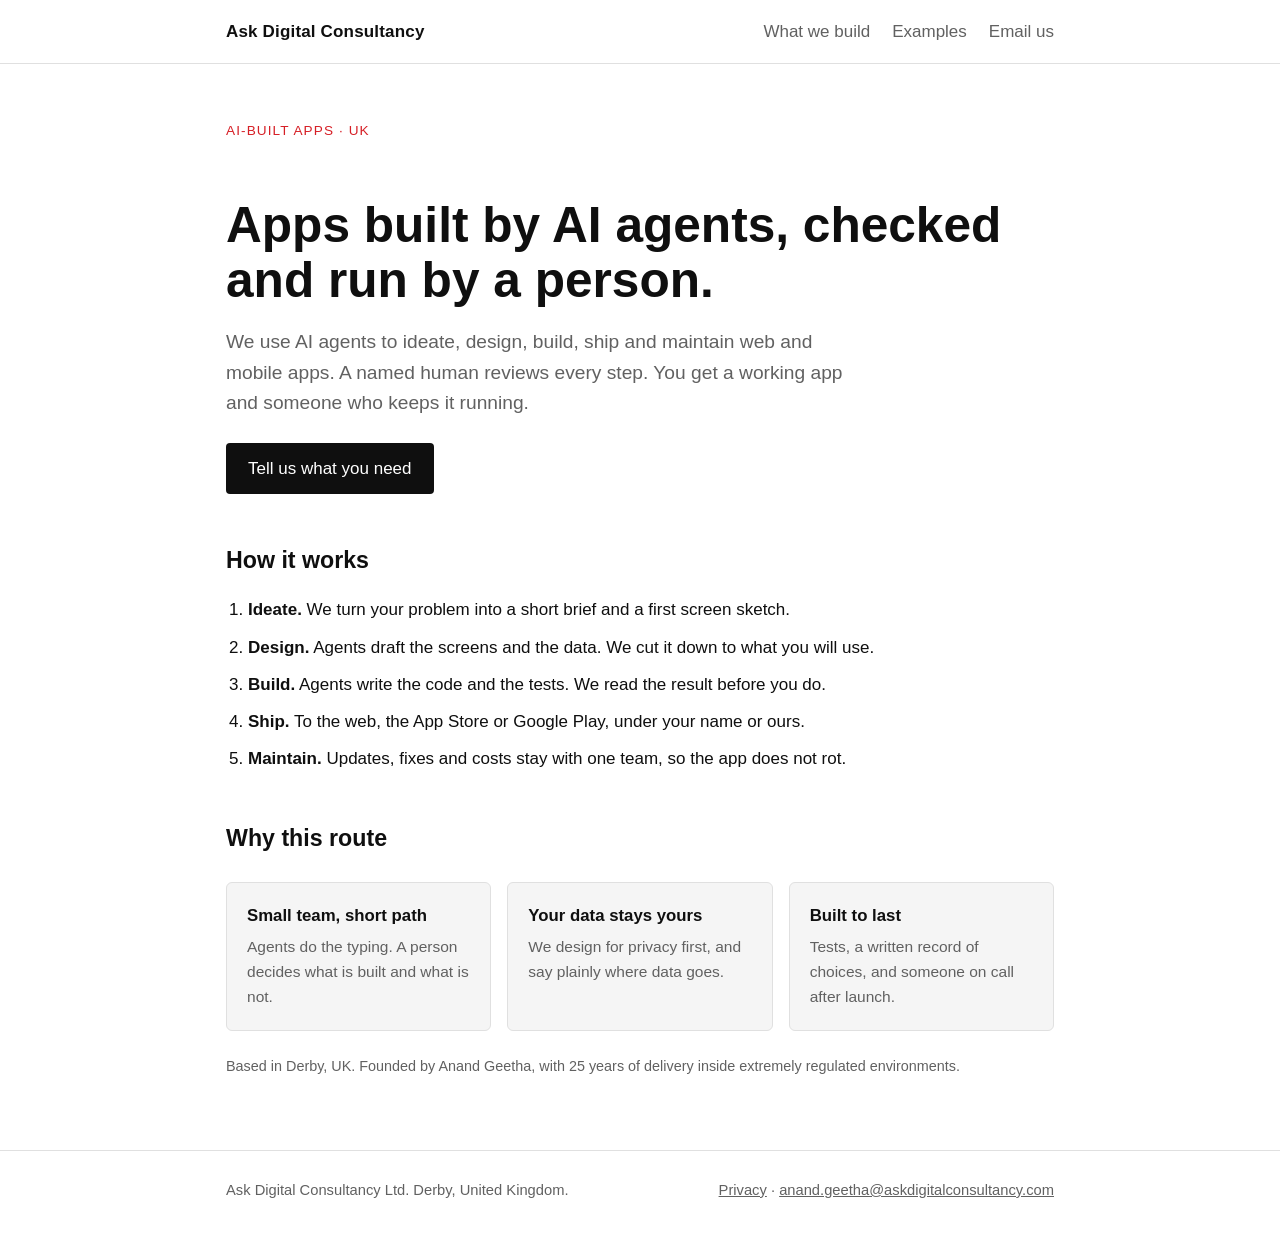
<file: index.html>
<!doctype html>
<html lang="en-GB">
<head>
<meta charset="utf-8">
<meta name="viewport" content="width=device-width,initial-scale=1">
<title>Ask Digital Consultancy</title>
<meta name="description" content="AI agents that ideate, design, build and run web and mobile apps for small organisations.">
<link rel="stylesheet" href="/style.css">
<link rel="icon" href="data:image/svg+xml,%3Csvg xmlns='http://www.w3.org/2000/svg' viewBox='0 0 32 32'%3E%3Crect width='32' height='32' fill='%23d61f26'/%3E%3Ctext x='16' y='23' font-size='20' text-anchor='middle' fill='white' font-family='Arial' font-weight='700'%3EA%3C/text%3E%3C/svg%3E">
</head>
<body>
<header><div class="wrap">
<a class="brand" href="/">Ask Digital Consultancy</a>
<nav>
<a href="/what-we-build.html">What we build</a>
<a href="/examples.html">Examples</a>
<a href="mailto:anand.geetha@askdigitalconsultancy.com">Email us</a>
</nav>
</div></header>
<main class="wrap">

<p class="tag" style="margin-top:56px">AI-built apps · UK</p>
<h1>Apps built by AI agents, checked and run by a person.</h1>
<p class="lede">We use AI agents to ideate, design, build, ship and maintain web and mobile apps. A named human reviews every step. You get a working app and someone who keeps it running.</p>
<a class="btn" href="mailto:anand.geetha@askdigitalconsultancy.com?subject=Enquiry">Tell us what you need</a>
<h2>How it works</h2>
<ol class="steps">
<li><strong>Ideate.</strong> We turn your problem into a short brief and a first screen sketch.</li>
<li><strong>Design.</strong> Agents draft the screens and the data. We cut it down to what you will use.</li>
<li><strong>Build.</strong> Agents write the code and the tests. We read the result before you do.</li>
<li><strong>Ship.</strong> To the web, the App Store or Google Play, under your name or ours.</li>
<li><strong>Maintain.</strong> Updates, fixes and costs stay with one team, so the app does not rot.</li>
</ol>
<h2>Why this route</h2>
<div class="grid">
<div class="card"><h3>Small team, short path</h3><p>Agents do the typing. A person decides what is built and what is not.</p></div>
<div class="card"><h3>Your data stays yours</h3><p>We design for privacy first, and say plainly where data goes.</p></div>
<div class="card"><h3>Built to last</h3><p>Tests, a written record of choices, and someone on call after launch.</p></div>
</div>
<p class="status">Based in Derby, UK. Founded by Anand Geetha, with 25 years of delivery inside extremely regulated environments.</p>
</main>
<footer><div class="wrap">
<span>Ask Digital Consultancy Ltd. Derby, United Kingdom.</span>
<span><a href="/privacy.html">Privacy</a> · <a href="mailto:anand.geetha@askdigitalconsultancy.com">anand.geetha@askdigitalconsultancy.com</a></span>
</div></footer>
</body>
</html>
</file>
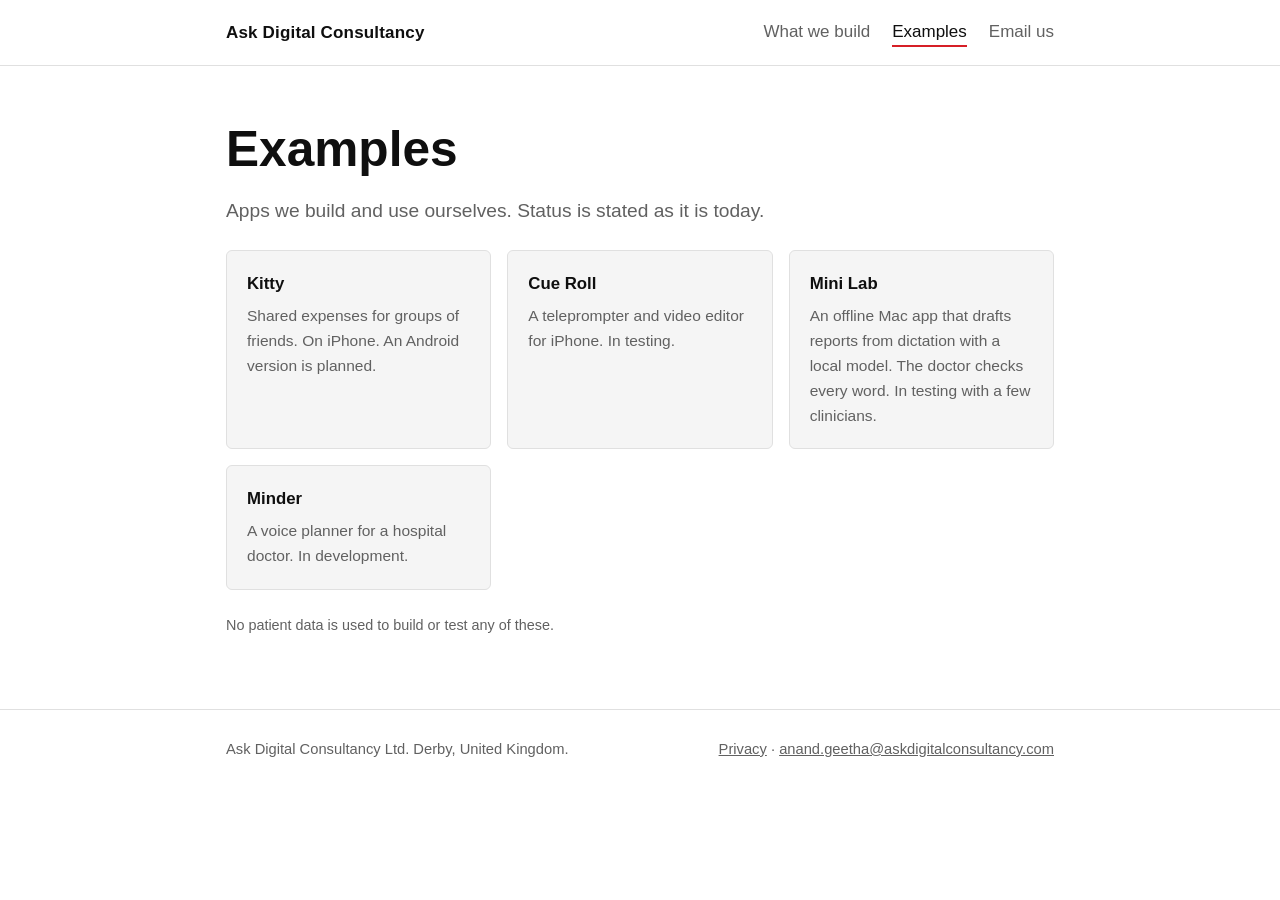
<file: examples.html>
<!doctype html>
<html lang="en-GB">
<head>
<meta charset="utf-8">
<meta name="viewport" content="width=device-width,initial-scale=1">
<title>Examples | Ask Digital Consultancy</title>
<meta name="description" content="Apps we have built and are building.">
<link rel="stylesheet" href="/style.css">
<link rel="icon" href="data:image/svg+xml,%3Csvg xmlns='http://www.w3.org/2000/svg' viewBox='0 0 32 32'%3E%3Crect width='32' height='32' fill='%23d61f26'/%3E%3Ctext x='16' y='23' font-size='20' text-anchor='middle' fill='white' font-family='Arial' font-weight='700'%3EA%3C/text%3E%3C/svg%3E">
</head>
<body>
<header><div class="wrap">
<a class="brand" href="/">Ask Digital Consultancy</a>
<nav>
<a href="/what-we-build.html">What we build</a>
<a href="/examples.html" aria-current="page">Examples</a>
<a href="mailto:anand.geetha@askdigitalconsultancy.com">Email us</a>
</nav>
</div></header>
<main class="wrap">

<h1>Examples</h1>
<p class="lede">Apps we build and use ourselves. Status is stated as it is today.</p>
<div class="grid">
<div class="card"><h3>Kitty</h3><p>Shared expenses for groups of friends. On iPhone. An Android version is planned.</p></div>
<div class="card"><h3>Cue Roll</h3><p>A teleprompter and video editor for iPhone. In testing.</p></div>
<div class="card"><h3>Mini Lab</h3><p>An offline Mac app that drafts reports from dictation with a local model. The doctor checks every word. In testing with a few clinicians.</p></div>
<div class="card"><h3>Minder</h3><p>A voice planner for a hospital doctor. In development.</p></div>
</div>
<p class="status">No patient data is used to build or test any of these.</p>
</main>
<footer><div class="wrap">
<span>Ask Digital Consultancy Ltd. Derby, United Kingdom.</span>
<span><a href="/privacy.html">Privacy</a> · <a href="mailto:anand.geetha@askdigitalconsultancy.com">anand.geetha@askdigitalconsultancy.com</a></span>
</div></footer>
</body>
</html>
</file>
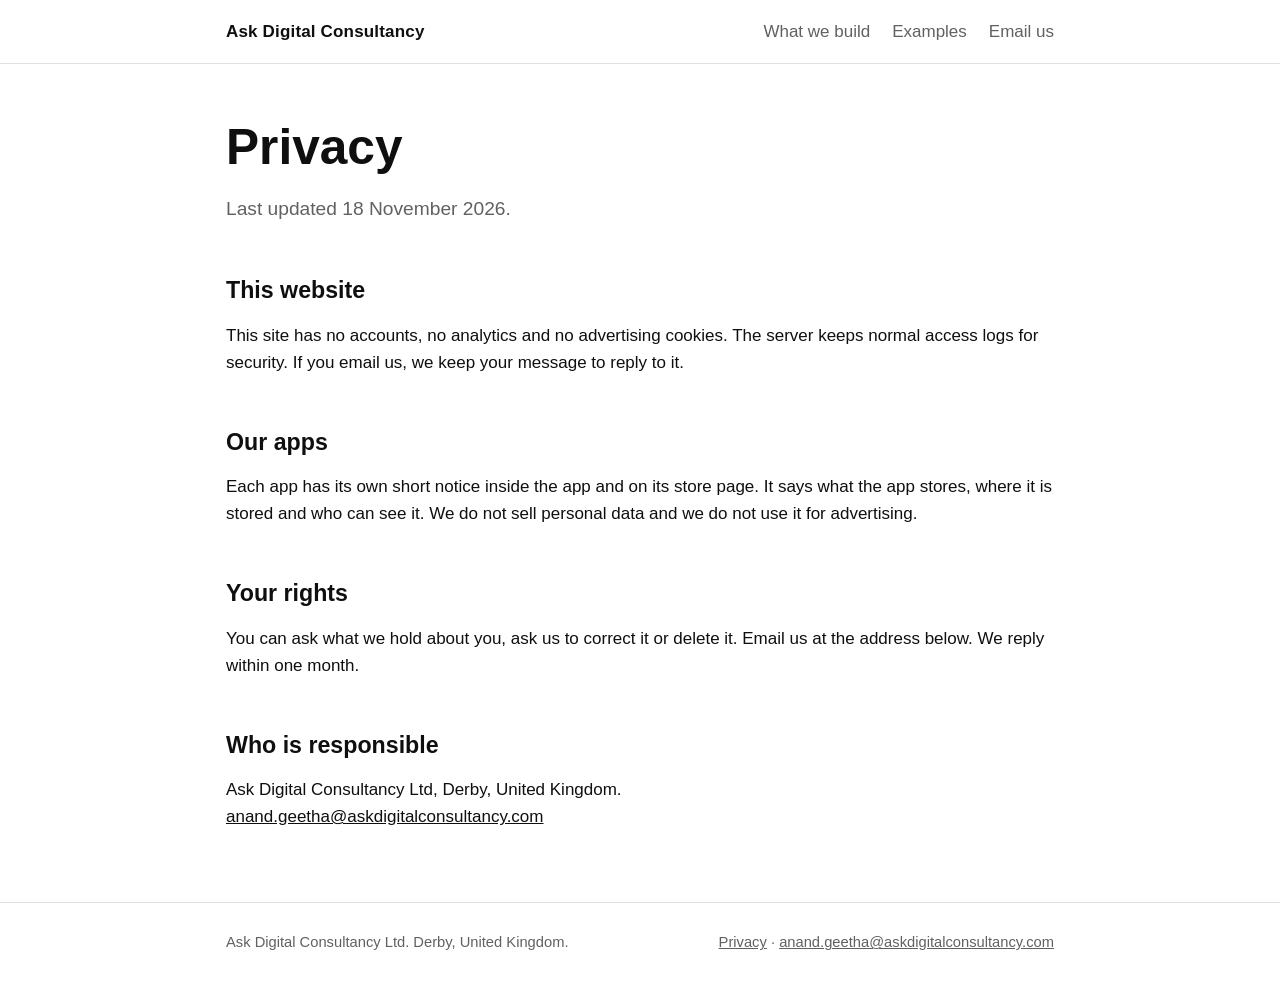
<file: privacy.html>
<!doctype html>
<html lang="en-GB">
<head>
<meta charset="utf-8">
<meta name="viewport" content="width=device-width,initial-scale=1">
<title>Privacy | Ask Digital Consultancy</title>
<meta name="description" content="How Ask Digital Consultancy handles personal data.">
<link rel="stylesheet" href="/style.css">
<link rel="icon" href="data:image/svg+xml,%3Csvg xmlns='http://www.w3.org/2000/svg' viewBox='0 0 32 32'%3E%3Crect width='32' height='32' fill='%23d61f26'/%3E%3Ctext x='16' y='23' font-size='20' text-anchor='middle' fill='white' font-family='Arial' font-weight='700'%3EA%3C/text%3E%3C/svg%3E">
</head>
<body>
<header><div class="wrap">
<a class="brand" href="/">Ask Digital Consultancy</a>
<nav>
<a href="/what-we-build.html">What we build</a>
<a href="/examples.html">Examples</a>
<a href="mailto:anand.geetha@askdigitalconsultancy.com">Email us</a>
</nav>
</div></header>
<main class="wrap">

<h1>Privacy</h1>
<p class="lede">Last updated 18 November 2026.</p>
<h2>This website</h2>
<p>This site has no accounts, no analytics and no advertising cookies. The server keeps normal access logs for security. If you email us, we keep your message to reply to it.</p>
<h2>Our apps</h2>
<p>Each app has its own short notice inside the app and on its store page. It says what the app stores, where it is stored and who can see it. We do not sell personal data and we do not use it for advertising.</p>
<h2>Your rights</h2>
<p>You can ask what we hold about you, ask us to correct it or delete it. Email us at the address below. We reply within one month.</p>
<h2>Who is responsible</h2>
<p>Ask Digital Consultancy Ltd, Derby, United Kingdom.<br><a href="mailto:anand.geetha@askdigitalconsultancy.com">anand.geetha@askdigitalconsultancy.com</a></p>
</main>
<footer><div class="wrap">
<span>Ask Digital Consultancy Ltd. Derby, United Kingdom.</span>
<span><a href="/privacy.html">Privacy</a> · <a href="mailto:anand.geetha@askdigitalconsultancy.com">anand.geetha@askdigitalconsultancy.com</a></span>
</div></footer>
</body>
</html>
</file>
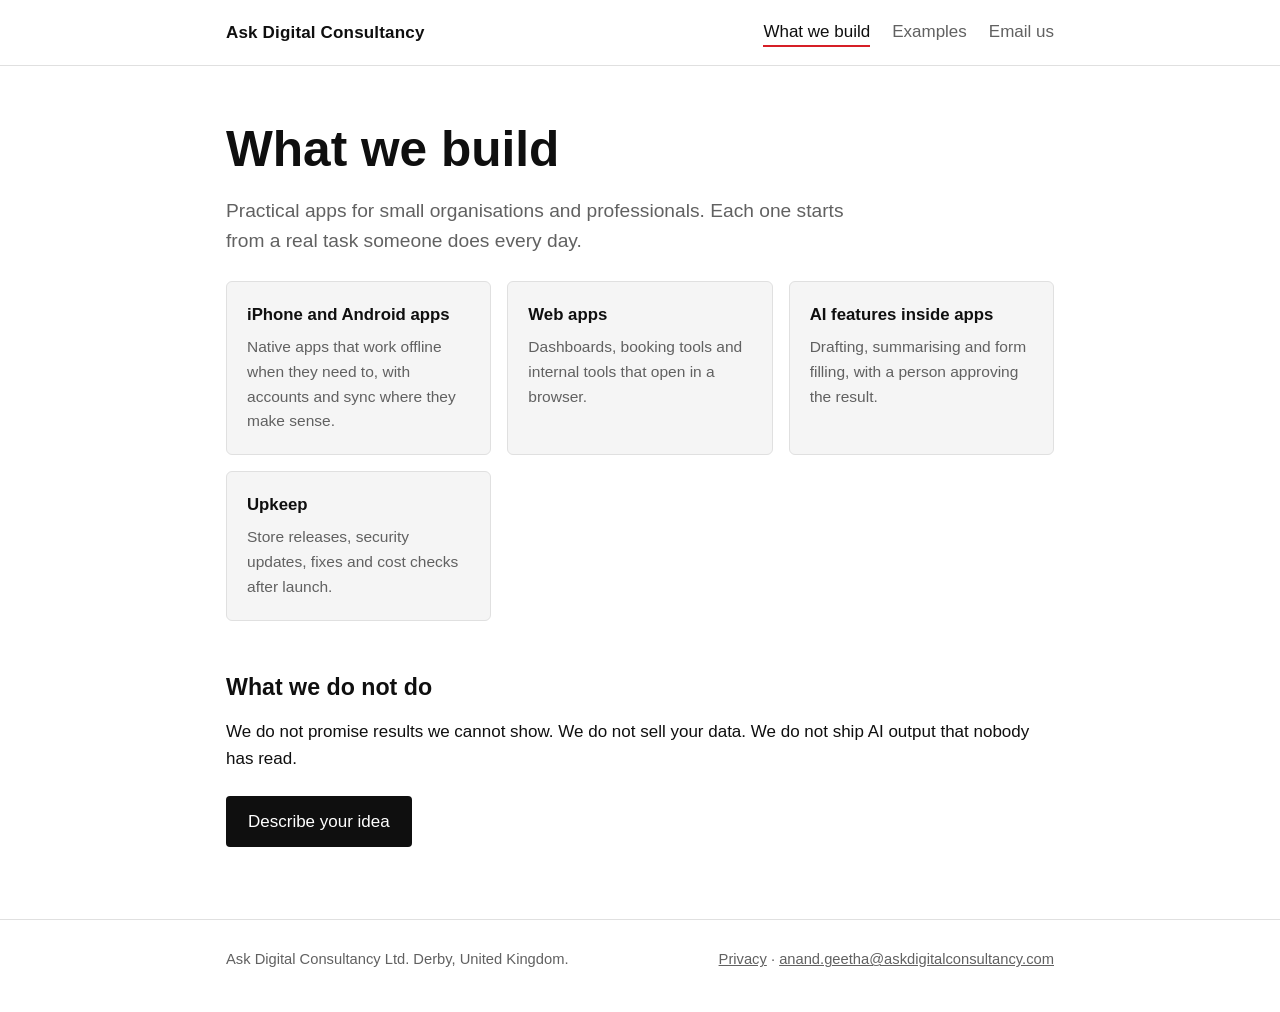
<file: what-we-build.html>
<!doctype html>
<html lang="en-GB">
<head>
<meta charset="utf-8">
<meta name="viewport" content="width=device-width,initial-scale=1">
<title>What we build | Ask Digital Consultancy</title>
<meta name="description" content="Web and mobile apps for small organisations, built with AI agents and checked by a person.">
<link rel="stylesheet" href="/style.css">
<link rel="icon" href="data:image/svg+xml,%3Csvg xmlns='http://www.w3.org/2000/svg' viewBox='0 0 32 32'%3E%3Crect width='32' height='32' fill='%23d61f26'/%3E%3Ctext x='16' y='23' font-size='20' text-anchor='middle' fill='white' font-family='Arial' font-weight='700'%3EA%3C/text%3E%3C/svg%3E">
</head>
<body>
<header><div class="wrap">
<a class="brand" href="/">Ask Digital Consultancy</a>
<nav>
<a href="/what-we-build.html" aria-current="page">What we build</a>
<a href="/examples.html">Examples</a>
<a href="mailto:anand.geetha@askdigitalconsultancy.com">Email us</a>
</nav>
</div></header>
<main class="wrap">

<h1>What we build</h1>
<p class="lede">Practical apps for small organisations and professionals. Each one starts from a real task someone does every day.</p>
<div class="grid">
<div class="card"><h3>iPhone and Android apps</h3><p>Native apps that work offline when they need to, with accounts and sync where they make sense.</p></div>
<div class="card"><h3>Web apps</h3><p>Dashboards, booking tools and internal tools that open in a browser.</p></div>
<div class="card"><h3>AI features inside apps</h3><p>Drafting, summarising and form filling, with a person approving the result.</p></div>
<div class="card"><h3>Upkeep</h3><p>Store releases, security updates, fixes and cost checks after launch.</p></div>
</div>
<h2>What we do not do</h2>
<p>We do not promise results we cannot show. We do not sell your data. We do not ship AI output that nobody has read.</p>
<a class="btn" href="mailto:anand.geetha@askdigitalconsultancy.com?subject=Enquiry">Describe your idea</a>
</main>
<footer><div class="wrap">
<span>Ask Digital Consultancy Ltd. Derby, United Kingdom.</span>
<span><a href="/privacy.html">Privacy</a> · <a href="mailto:anand.geetha@askdigitalconsultancy.com">anand.geetha@askdigitalconsultancy.com</a></span>
</div></footer>
</body>
</html>
</file>
<file: style.css>
:root{--bg:#fff;--fg:hsl(0 0% 6%);--mute:hsl(0 0% 38%);--line:hsl(0 0% 88%);--soft:hsl(0 0% 96%);--accent:rgb(214,31,38)}
@media (prefers-color-scheme:dark){:root{--bg:hsl(0 0% 7%);--fg:hsl(0 0% 95%);--mute:hsl(0 0% 66%);--line:hsl(0 0% 20%);--soft:hsl(0 0% 11%);--accent:rgb(240,70,76)}}
*{box-sizing:border-box}
html{overflow-x:clip}
body{margin:0;background:var(--bg);color:var(--fg);font:17px/1.6 -apple-system,BlinkMacSystemFont,"Segoe UI",Helvetica,Arial,sans-serif;overflow-x:clip}
a{color:inherit}
.wrap{max-width:860px;margin:0 auto;padding:0 16px}
header{border-bottom:1px solid var(--line)}
header .wrap{display:flex;flex-wrap:wrap;gap:12px 28px;align-items:center;justify-content:space-between;padding-top:18px;padding-bottom:18px}
.brand{font-weight:700;text-decoration:none;letter-spacing:.01em}
nav{display:flex;flex-wrap:wrap;gap:6px 22px}
nav a{text-decoration:none;color:var(--mute);white-space:nowrap}
nav a:hover,nav a[aria-current]{color:var(--fg)}
nav a[aria-current]{border-bottom:2px solid var(--accent)}
h1{font-size:clamp(2rem,6vw,3.1rem);line-height:1.12;margin:56px 0 18px;overflow-wrap:anywhere}
h2{font-size:1.45rem;margin:48px 0 12px}
p{margin:0 0 16px}
.lede{font-size:1.2rem;color:var(--mute);max-width:640px}
.tag{color:var(--accent);font-size:.85rem;letter-spacing:.08em;text-transform:uppercase}
.grid{display:grid;grid-template-columns:repeat(auto-fit,minmax(min(100%,240px),1fr));gap:16px;margin:24px 0}
.card{border:1px solid var(--line);background:var(--soft);padding:20px;border-radius:6px}
.card h3{margin:0 0 6px;font-size:1.05rem}
.card p{margin:0;color:var(--mute);font-size:.97rem}
.btn{display:inline-block;background:var(--fg);color:var(--bg);padding:12px 22px;border-radius:4px;text-decoration:none;margin-top:8px}
.btn:hover{background:var(--accent);color:#fff}
ol.steps{padding-left:22px}
ol.steps li{margin-bottom:10px}
footer{border-top:1px solid var(--line);margin-top:72px;padding:28px 0 40px;color:var(--mute);font-size:.92rem}
footer .wrap{display:flex;flex-wrap:wrap;gap:8px 28px;justify-content:space-between}
.status{color:var(--mute);font-size:.9rem}
</file>
